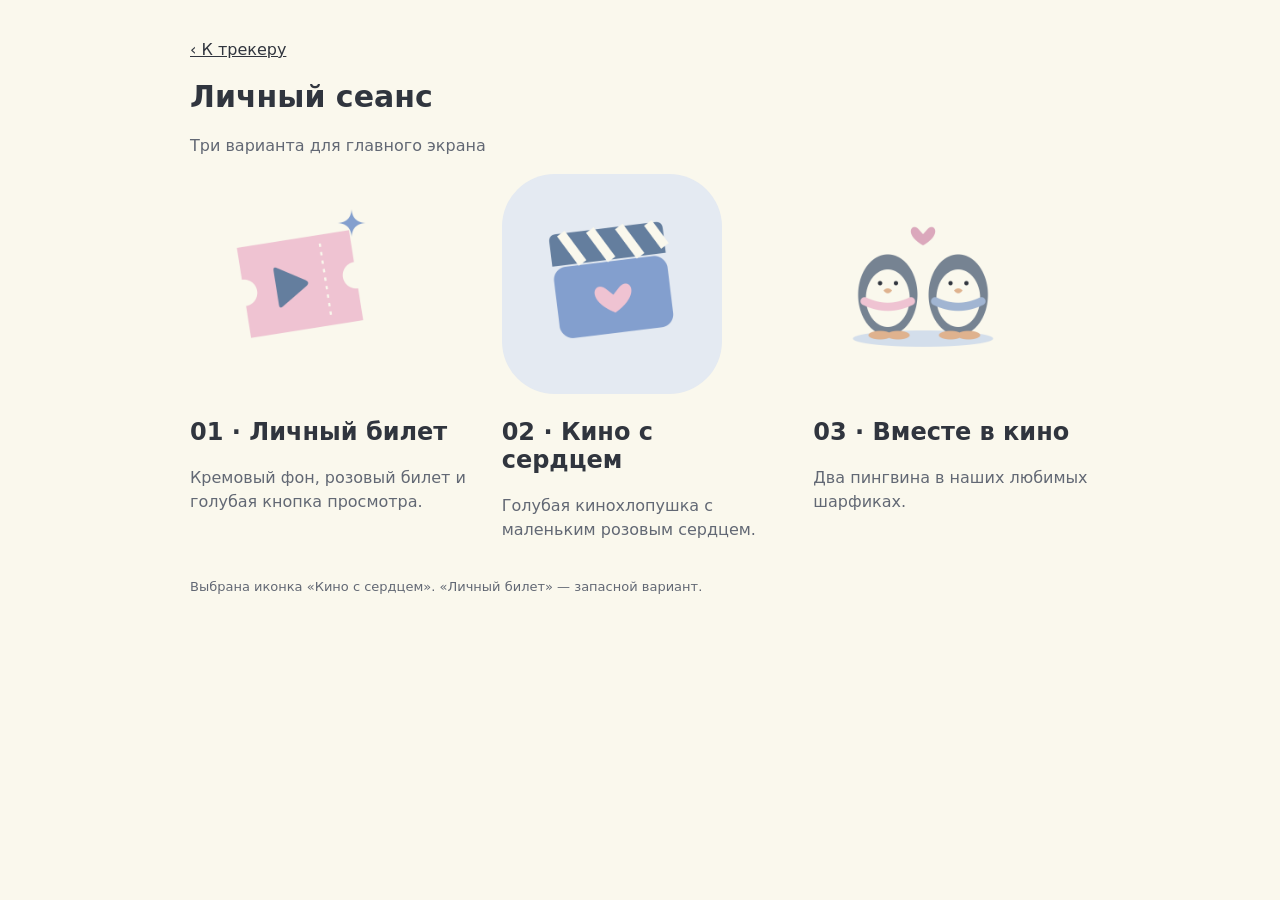
<file: icons.html>
<!doctype html><html lang="ru"><meta charset="utf-8"><meta name="viewport" content="width=device-width,initial-scale=1"><title>Иконки · Личный сеанс</title><style>body{background:#faf8ed;color:#30353e;font:16px system-ui;margin:0;padding:40px 20px}main{max-width:900px;margin:auto}section{display:flex;gap:35px;flex-wrap:wrap}article{flex:1;min-width:180px}img{width:100%;max-width:220px;border-radius:24%;}h1{font-size:30px}p{line-height:1.5;color:#626874}a{color:inherit}small{font-size:13px}</style><main><a href="./">‹ К трекеру</a><h1>Личный сеанс</h1><p>Три варианта для главного экрана</p><section><article><img src="icons/ticket-512.png" alt="01 · Личный билет"><h2>01 · Личный билет</h2><p>Кремовый фон, розовый билет и голубая кнопка просмотра.</p></article><article><img src="icons/clapper-512.png" alt="02 · Кино с сердцем"><h2>02 · Кино с сердцем</h2><p>Голубая кинохлопушка с маленьким розовым сердцем.</p></article><article><img src="icons/penguins-512.png" alt="03 · Вместе в кино"><h2>03 · Вместе в кино</h2><p>Два пингвина в наших любимых шарфиках.</p></article></section><p><small>Выбрана иконка «Кино с сердцем». «Личный билет» — запасной вариант.</small></p></main></html>
</file>
